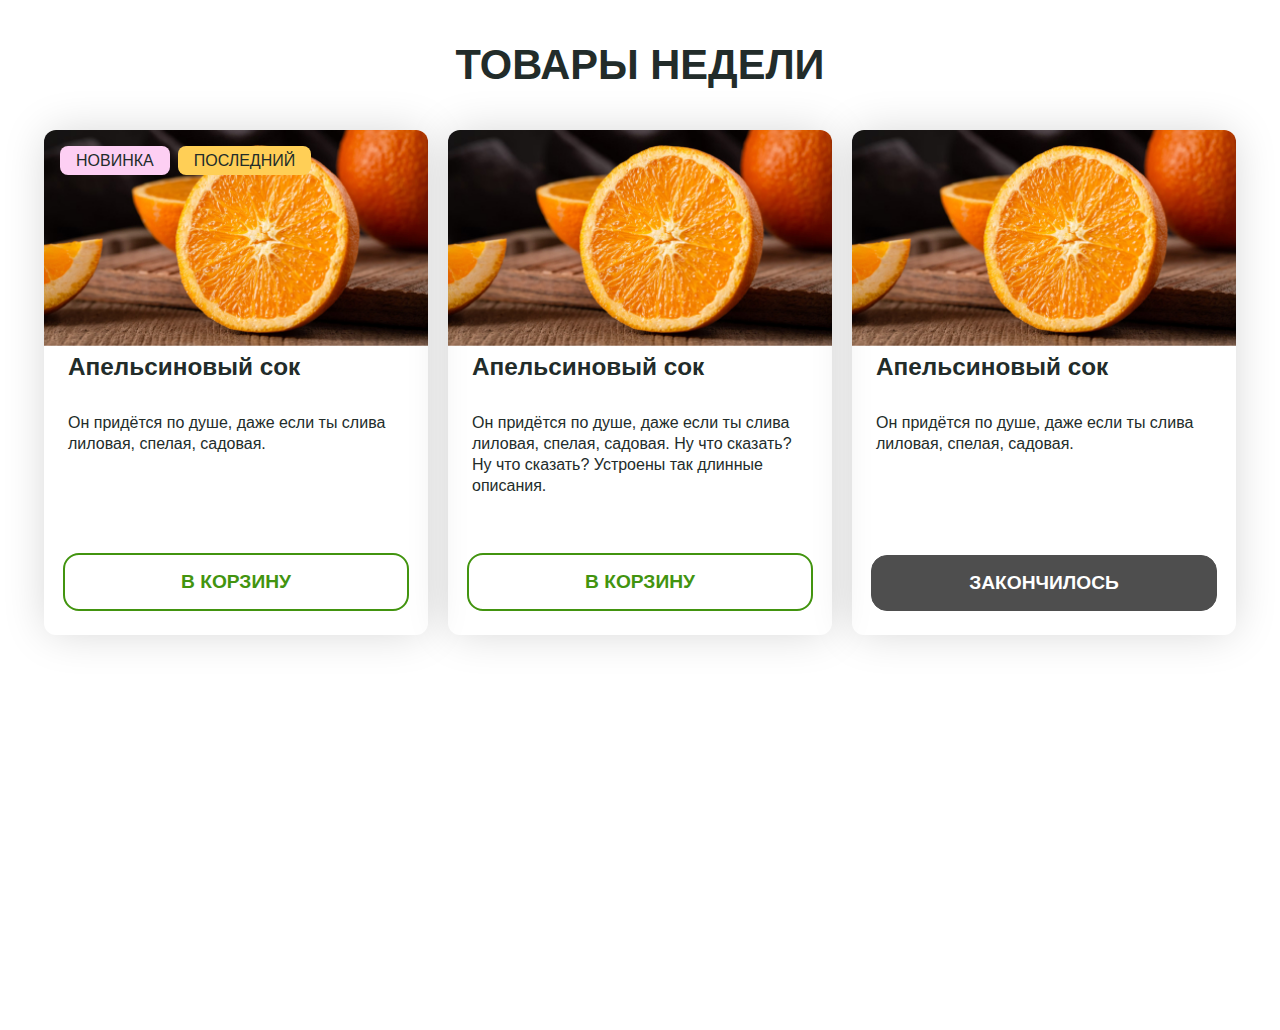
<file: 01-product-card/index.html>
<!DOCTYPE html>
<html lang="ru">

<head>
    <meta charset="UTF-8" />
    <meta name="viewport"
        content="width=device-width, user-scalable=no, initial-scale=1.0, maximum-scale=1.0, minimum-scale=1.0" />
    <meta http-equiv="X-UA-Compatible" content="ie=edge" />
    <title>SpurIT - Тестовое задание 1. HTML и CSS</title>
    <link rel="stylesheet" href="./index.css" />
</head>

<body>
    <main>
        <section class="intro">
            <h1 class="intro__title uppercased">Товары недели</h1>
        </section>
        <section class="container">
            <ul class="products-list">
                <li class="product">
                    <div class="product__labels">
                        <span class="product__label product__label--new uppercased">Новинка</span>
                        <span class="product__label product__label--last uppercased">Последний</span>
                    </div>
                    <div class="product__desc">
                        <img class="product__image" src="assets/product.jpg" alt="half of orange" />
                        <h3 class="product__title">Апельсиновый сок</h3>
                        <p class="product__body">
                            Он придётся по душе, даже если ты слива лиловая, спелая,
                            садовая.
                        </p>
                    </div>
                    <button class="product__button uppercased" type="submit">
                        В корзину
                    </button>
                </li>
                <li class="product">
                    <div class="product__desc">
                        <img class="product__image" src="assets/product.jpg" alt="half of orange" />
                        <h3 class="product__title">Апельсиновый сок</h3>
                        <p class="product__body">
                            Он придётся по душе, даже если ты слива лиловая, спелая,
                            садовая. Ну что сказать? Ну что сказать? Устроены так длинные
                            описания.
                        </p>
                    </div>
                    <button class="product__button uppercased" type="submit">
                        В корзину
                    </button>
                </li>
                <li class="product">
                    <div class="product__desc">
                        <img class="product__image" src="assets/product.jpg" alt="half of orange" />
                        <h3 class="product__title">Апельсиновый сок</h3>
                        <p class="product__body">
                            Он придётся по душе, даже если ты слива лиловая, спелая,
                            садовая.
                        </p>
                    </div>
                    <button class="product__button uppercased" type="submit" disabled>
                        Закончилось
                    </button>
                </li>
            </ul>
        </section>
    </main>
</body>

</html>
</file>
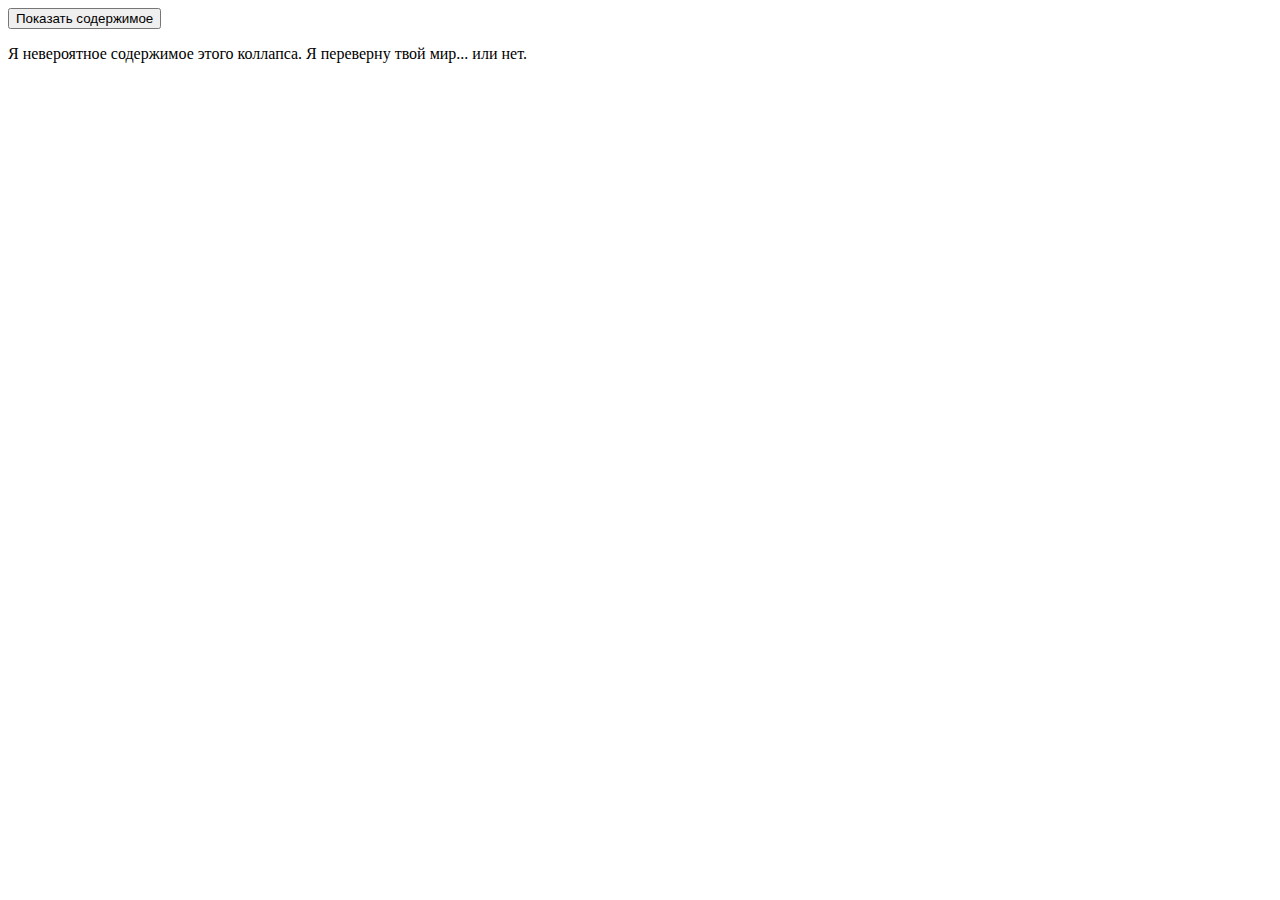
<file: 02-collapse/index.html>
<!-- Ничего здесь не меняй! -->
<!DOCTYPE html>
<html lang="ru">

<head>
    <meta charset="UTF-8" />
    <meta name="viewport"
        content="width=device-width, user-scalable=no, initial-scale=1.0, maximum-scale=1.0, minimum-scale=1.0" />
    <meta http-equiv="X-UA-Compatible" content="ie=edge" />
    <title>SpurIT - Тестовое задание 2. JS</title>
    <link rel="stylesheet" href="./index.css" />
    <script src="./index.js" defer></script>
</head>

<body>
    <main>
        <div class="collapsible">
            <button class="collapsible__button" type="button">
                <span class="collapsible__action collapsible__action--visible">Скрыть содержимое</span>
                <span class="collapsible__action collapsible__action--hidden">Показать содержимое</span>
            </button>
            <div class="collapsible__content">
                <p>
                    Я невероятное содержимое этого коллапса. Я переверну твой мир... или
                    нет.
                </p>
            </div>
        </div>
    </main>
</body>

</html>
</file>
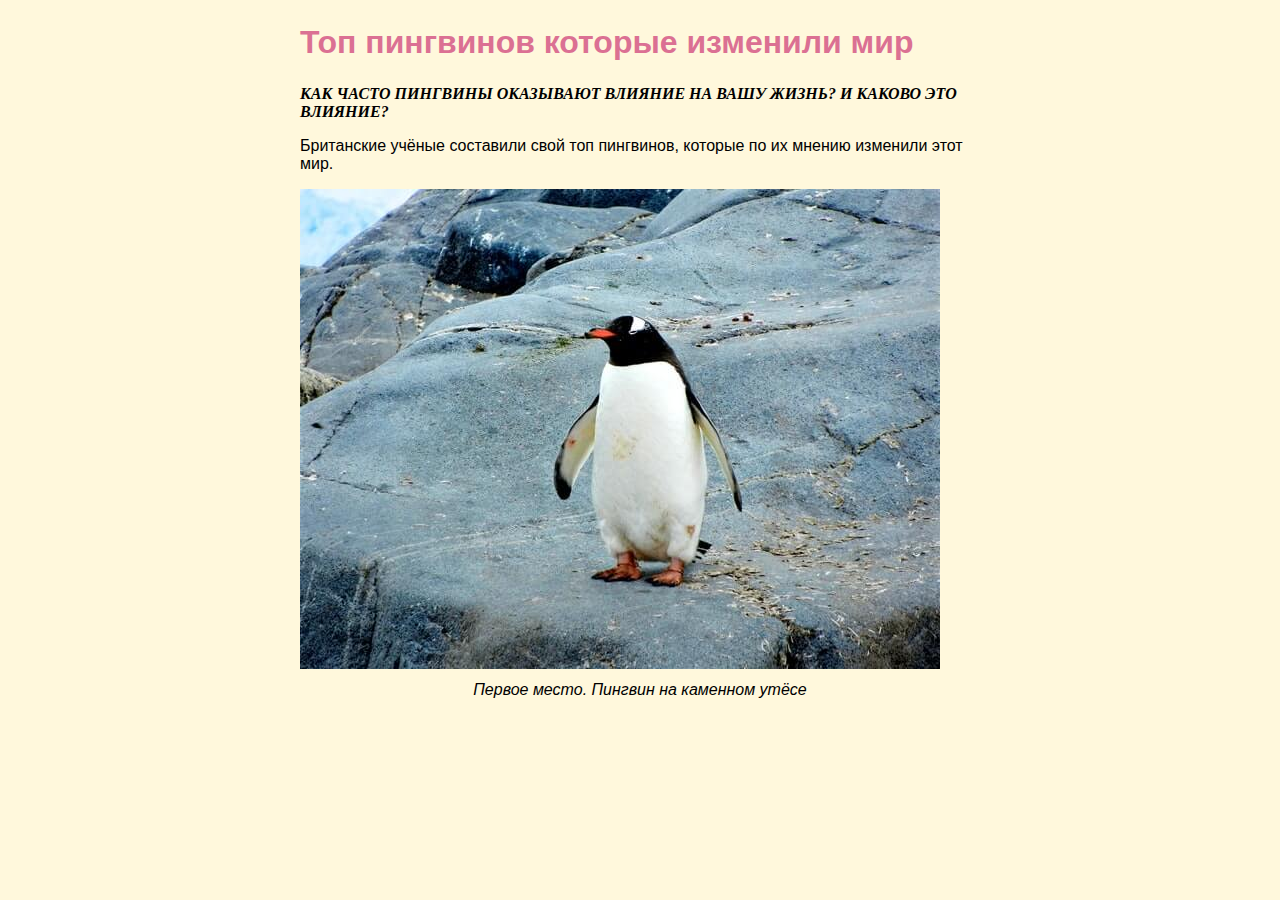
<file: 03-fix-problems/index.html>
<!-- Ничего здесь не трогай, это на Новый Год! -->
<!doctype html>
<html lang="ru">
<head>
    <meta charset="UTF-8">
    <meta name="viewport"
          content="width=device-width, user-scalable=no, initial-scale=1.0, maximum-scale=1.0, minimum-scale=1.0">
    <meta http-equiv="X-UA-Compatible" content="ie=edge">
    <title>SpurIT - Тестовое задание 3. Рефакторинг</title>
    <link rel="stylesheet" href="./index.css">
</head>
<body>
<main>
    <article class="article">
        <h1 class="article__heading article__heading--verified">Топ пингвинов которые изменили мир</h1>
        <p class="article__lead">Как часто пингвины оказывают влияние на вашу жизнь? И каково это влияние?</p>
        <p>Британские учёные составили свой топ пингвинов, которые по их мнению изменили этот мир.</p>
        <figure class="article__figure figure">
            <img class="figure__image" src="./img/penguin.jpg" alt="Пингвин стоит на каменном утёсе и задумчиво осматривает окресности в поисках смысла жизни"/>
            <figcaption class="figure__caption">Первое место. Пингвин на каменном утёсе</figcaption>
        </figure>
    </article>
</main>
</body>
</html>
</file>
<file: 01-product-card/index.css>
:root {
  --white: #fff;
  --tundora: #4e4e4e;
  --verdun-green: #1f5200;
  --la-palma: #42940f;
}

*,
*::before,
*::after {
  box-sizing: border-box;
  margin: 0;
  padding: 0;
}

a:focus {
  outline: 2px solid black;
}

a:focus:not(:focus-visible) {
  outline: none;
}

a:focus-visible {
  outline: 2px solid black;
}

body {
  font-family: "Arial", sans-serif;
  font-size: 1.3rem;
  text-align: center;
  line-height: 1.3;
  color: #222c2a;
  min-height: 100vh;
  display: grid;
  place-items: center;
}

img {
  width: 100%;
  aspect-ratio: auto;
}

p {
  margin: 2rem auto;
  font-size: 1rem;
}

h1,
h3 {
  margin-top: 0;
  font-weight: 900;
  line-height: 1.2;
}

.uppercased {
  text-transform: uppercase;
}

.intro {
  text-align: center;
  padding: 2.5rem;
}

.container {
  min-height: 100vh;
  width: 100%;
  padding: 0 2rem;
  max-width: 1600px;
}

.products-list {
  width: 100%;
  display: flex;
  flex-direction: column;
  justify-content: center;
  text-align: center;
  gap: 1.25rem;
}

.product {
  max-width: 24rem;
  position: relative;
  margin-bottom: 1rem;
  list-style-type: none;
  display: flex;
  flex-direction: column;
  align-items: center;
  justify-content: space-between;
  box-shadow: 0px 0px 45px -4px rgba(0, 0, 0, 0.18);
  border-radius: 0.75rem;
}

.product__labels {
  position: absolute;
  top: 1rem;
  left: 1rem;
  display: flex;
  flex-direction: row;
  flex-wrap: wrap;
}

.product__label {
  margin-right: 0.5rem;
  margin-bottom: 0.5rem;
  padding: 0.3rem 1rem;
  border-radius: 0.5rem;
  font-size: 1rem;
  line-height: 1.2rem;
}

.product__label--new {
  background-color: #fdcff3;
}

.product__label--last {
  background-color: #ffcf56;
}

.product__image {
  border-top-left-radius: 0.75rem;
  border-top-right-radius: 0.75rem;
}

.product__body,
.product__title {
  text-align: start;
  padding: 0 1.5rem;
}

.product__button {
  width: 90%;
  margin: 1.5rem;
  padding: 1rem;
  text-align: center;
  background-color: transparent;
  border: 2px solid var(--la-palma);
  border-radius: 1rem;
  color: var(--la-palma);
  font-weight: 900;
  font-size: 1.2rem;
  font-family: "Arial", sans-serif;
  cursor: pointer;
}

.product__button:hover {
  background-color: var(--la-palma);
  border: 2px solid var(--la-palma);
  color: var(--white);
}

.product__button:active {
  background-color: var(--verdun-green);
  border: 2px solid var(--verdun-green);
  color: var(--white);
}

.product__button:disabled {
  background-color: var(--tundora);
  border: 1px solid var(--tundora);
  color: var(--white);
  cursor: not-allowed;
}

@media (min-width: 600px) {
  .products-list {
    flex-direction: row;
    flex-wrap: wrap;
  }
}
</file>
<file: 02-collapse/index.css>
/* Ты очень любопытный. Главное ничего тут не меняй! */
</file>
<file: 03-fix-problems/index.css>
:root {
	--font-family-sans-serif: sans-serif;
	--font-family-serif: serif;
}

*,
*::before,
*::after {
  margin: 0;
  padding: 0;
}

a:focus {
  outline: 2px solid black;
}

a:focus:not(:focus-visible) {
  outline: none;
}

a:focus-visible {
  outline: 2px solid black;
}

body,
html {
  font-family: "Arial Black", var(--font-family-sans-serif);
  background: cornsilk;

}

img {
  max-width: 100%;
  aspect-ratio: auto;
}

.article {
  max-width: 680px;
  padding: 1.5rem;
  font-family: var(--font-family-sans-serif);
  margin: 0 auto;
  text-align: left;
}

.article__lead {
  font-weight: 700;
  text-transform: uppercase;
  font-style: italic;
  font-family: var(--font-family-serif);
  margin: 1rem 0;
}

.article__heading--verified {
  margin: 0 0 1.5rem 0;
  color: palevioletred;
}

.figure__image {
  margin: 1rem 0 0.5rem;
}

.figure__caption {
  font-style: italic;
  text-align: center;
}
</file>
